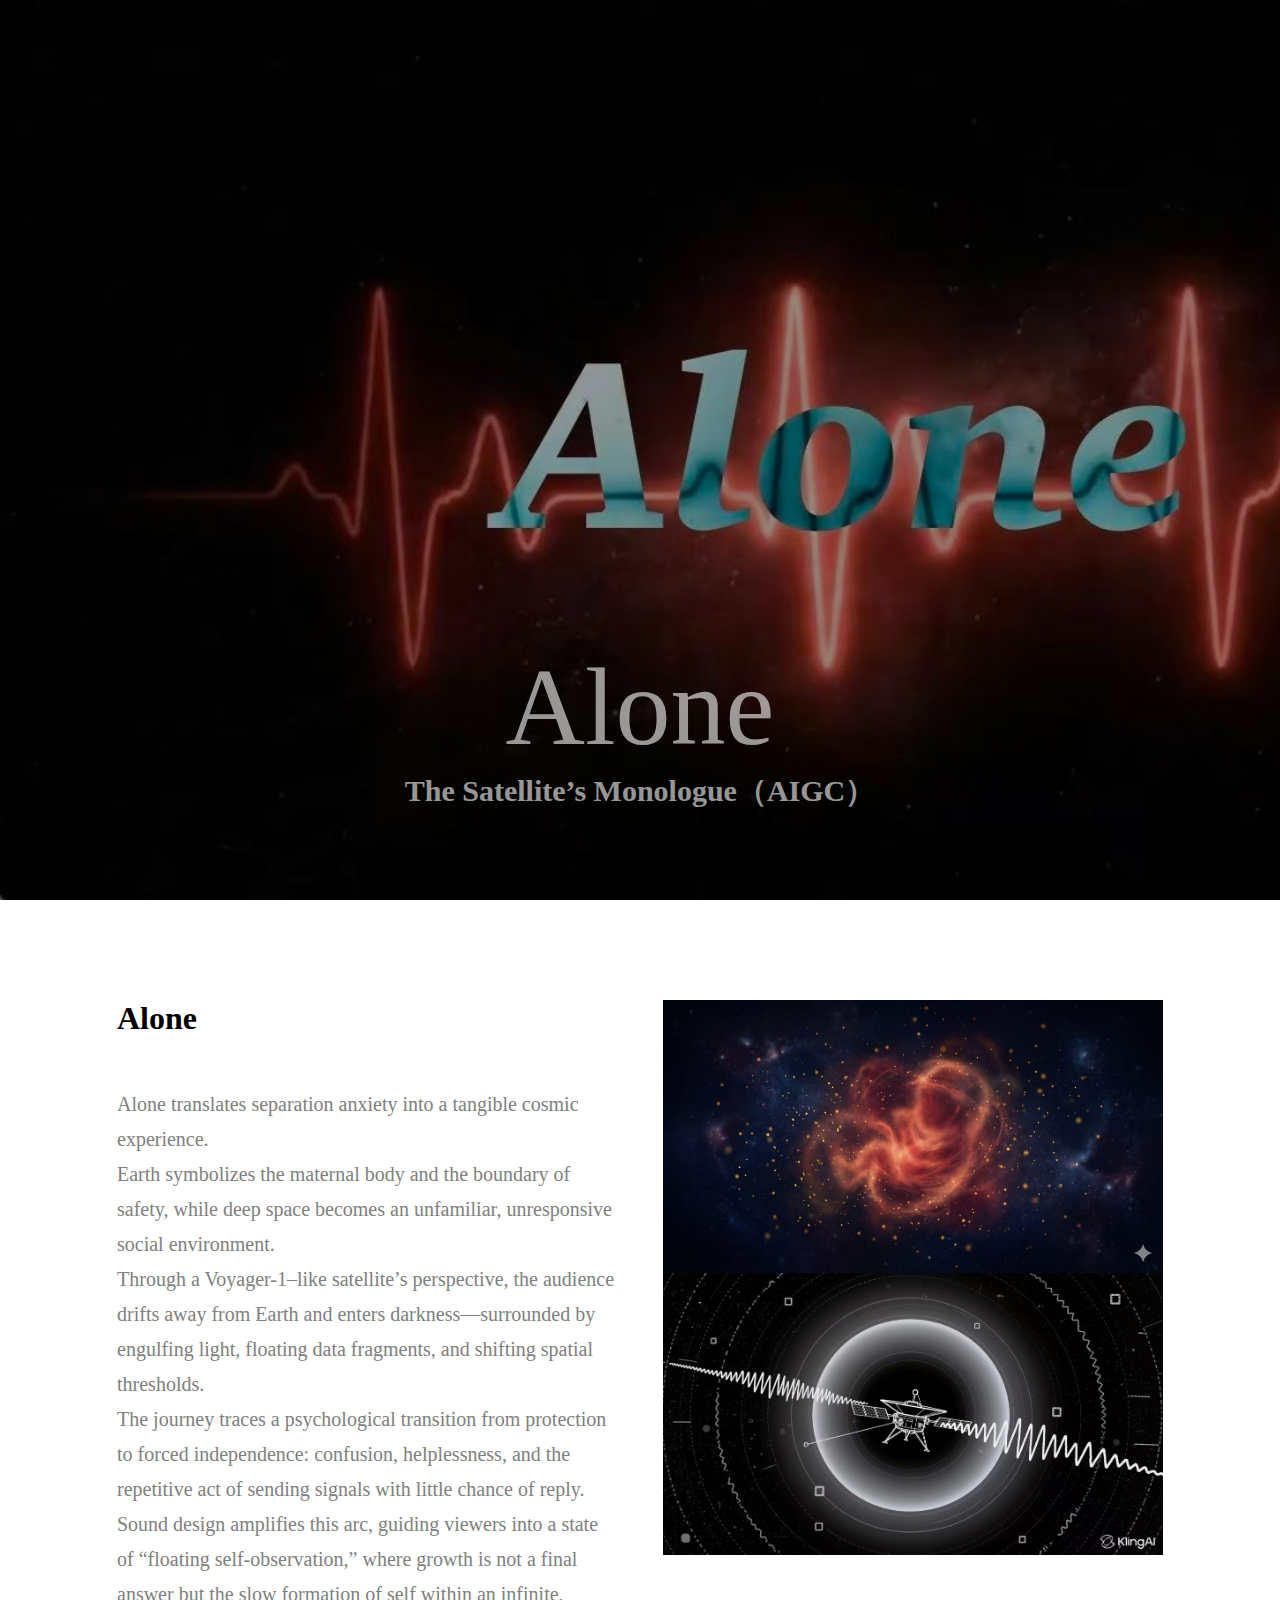
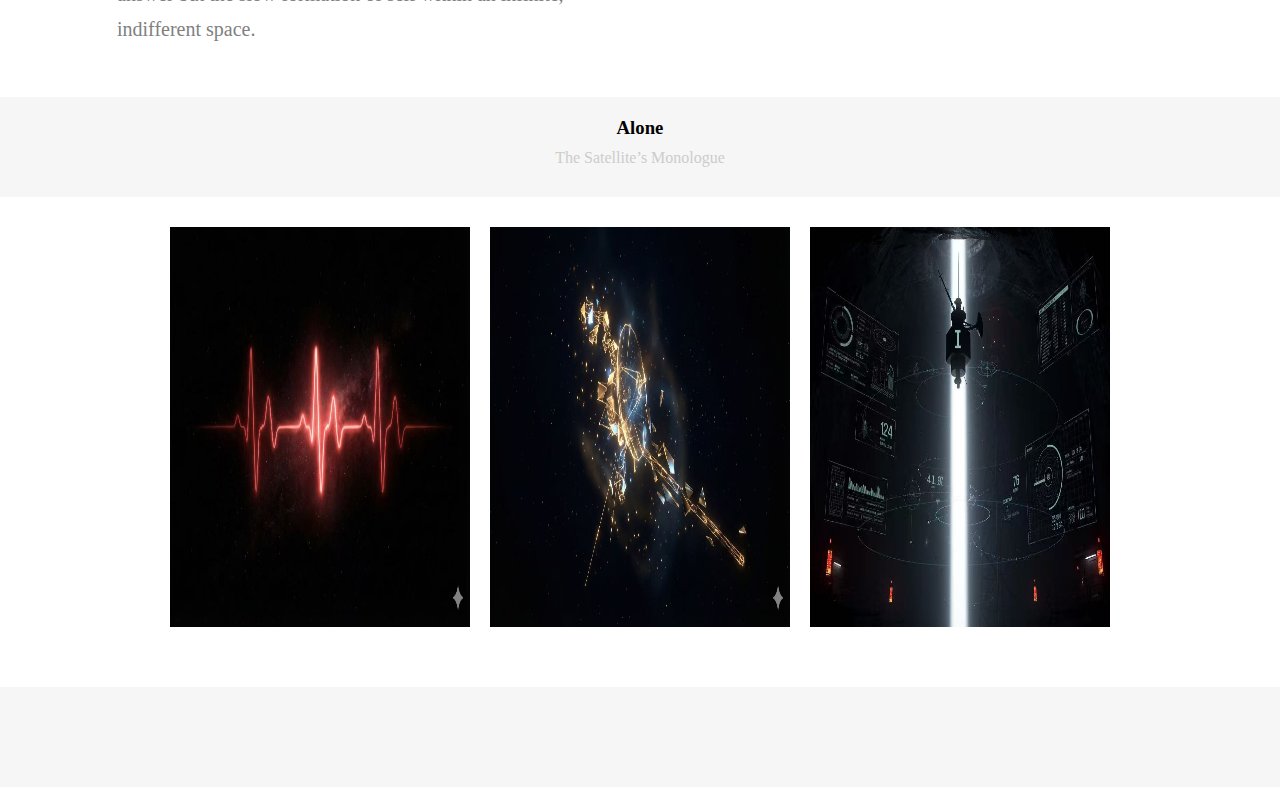
<file: webs/autumn.html>
<!DOCTYPE html>
<html>

<head>
	<meta charset="utf-8">
	<link rel="icon" href="images/logo2.jpg">
	<title>Alone</title>
	<script type="text/javascript" src="../js/jquery-2.1.4.min.js"></script>
	<script src="../js/autumn.js" type="text/javascript" charset="utf-8"></script>
	<link rel="stylesheet" type="text/css" href="../css/autumn.css" />
	<style>
		#banner {
			background: url(images/Alone\ 2.jpg) no-repeat;
			width: 100%;
			height: 100vh;
			position: relative;
			background-size: cover;
			background-color: black;
			/* -webkit-mask: -webkit-linear-gradient(rgba(0, 0, 0, 1), rgba(0, 0, 0, 1), rgba(0, 0, 0, 1), rgba(0, 0, 0, 0.5)); */
			/* -webkit-filter: blur(20px);  /* chrome, opera */
		}
	</style>
</head>

<body>

	<div id="banner">
		<div class="inner"></div>
		<div id="banner_title">
			<h1>Alone</h1>
			<h6>The Satellite’s Monologue（AIGC）</h6>
		</div>
	</div>

	<div id="nav">
		<div id="bar">
			<div onclick="homepage()" id="LOGO"><img src="images/shouye2.jpg" /></div>
			<div>
				<ul>
					<li><a href="spring.html">Heart</a></li>
					<li><a href="summer.html">Seasons</a></li>
					<li><a href="autumn.html">Alone</a></li>
					<li><a href="winter.html">UIUX</a></li>
				</ul>
			</div>
		</div>
	</div>

	<div id="header">
		<div id="headerResume">
			<h1>Alone</h1>
			<div>
				<p style="color: Gray">Alone translates separation anxiety into a tangible cosmic experience.</p>
				<p style="color: Gray"> Earth symbolizes the maternal body and the boundary of safety, while deep space becomes an unfamiliar, unresponsive social environment. </p>
				<p style="color: Gray"> Through a Voyager-1–like satellite’s perspective, the audience drifts away from Earth and enters darkness—surrounded by engulfing light, floating data fragments, and shifting spatial thresholds.</p>
				<p style="color: Gray">The journey traces a psychological transition from protection to forced independence: confusion, helplessness, and the repetitive act of sending signals with little chance of reply. </p>
				<p style="color: Gray">Sound design amplifies this arc, guiding viewers into a state of “floating self-observation,” where growth is not a final answer but the slow formation of self within an infinite, indifferent space.</p>
			</div>
		</div>
		<img src="images/Alone 3.jpg" />
		<img src="images/Alone 4.jpg" />
	</div>

	<div id="clear"></div>

	<div id="divides">
		<h3>Alone</h3>
		<p>The Satellite’s Monologue</p>
	</div>
	<div class="img_content">
		<ul id="img">
			<li><img src="images/Alone 5.jpg" /> </li>
			<li><img src="images/Alone 6.jpg" /> </li>
			<li><img src="images/Alone 7.jpg" /> </li>
			<li><img src="images/Alone 8.jpg" /> </li>
			<li><img src="images/Alone 9.jpg" /> </li>
			<li><img src="images/Alone 10.jpg" /> </li>
		</ul>
	</div>
	<script type="text/javascript">
		function scrollLeft() {
			var img = document.getElementById('img');
			/*先向左移动一个图片的宽度  移动后在末尾追加第一个元素 然后将第一个元素移除 */
			$('#img').animate({
				left: -320
			}, 1000, function () {
				$('#img').append($('#img li:first').clone());
				$('#img li:first').remove();
			});

			/*将left值置为0*/
			$('#img').animate({
				left: 0
			}, 0);
		}
		var timer = null;
		function a() {
			timer = setInterval(scrollLeft, 2500);
		}

		img.onmouseover = function () {
			clearInterval(timer);
		};
		img.onmouseout = a;
		a();

	</script>

	<div id="divides">
		<h3></h3>
	</div>

</body>

</html>
</file>
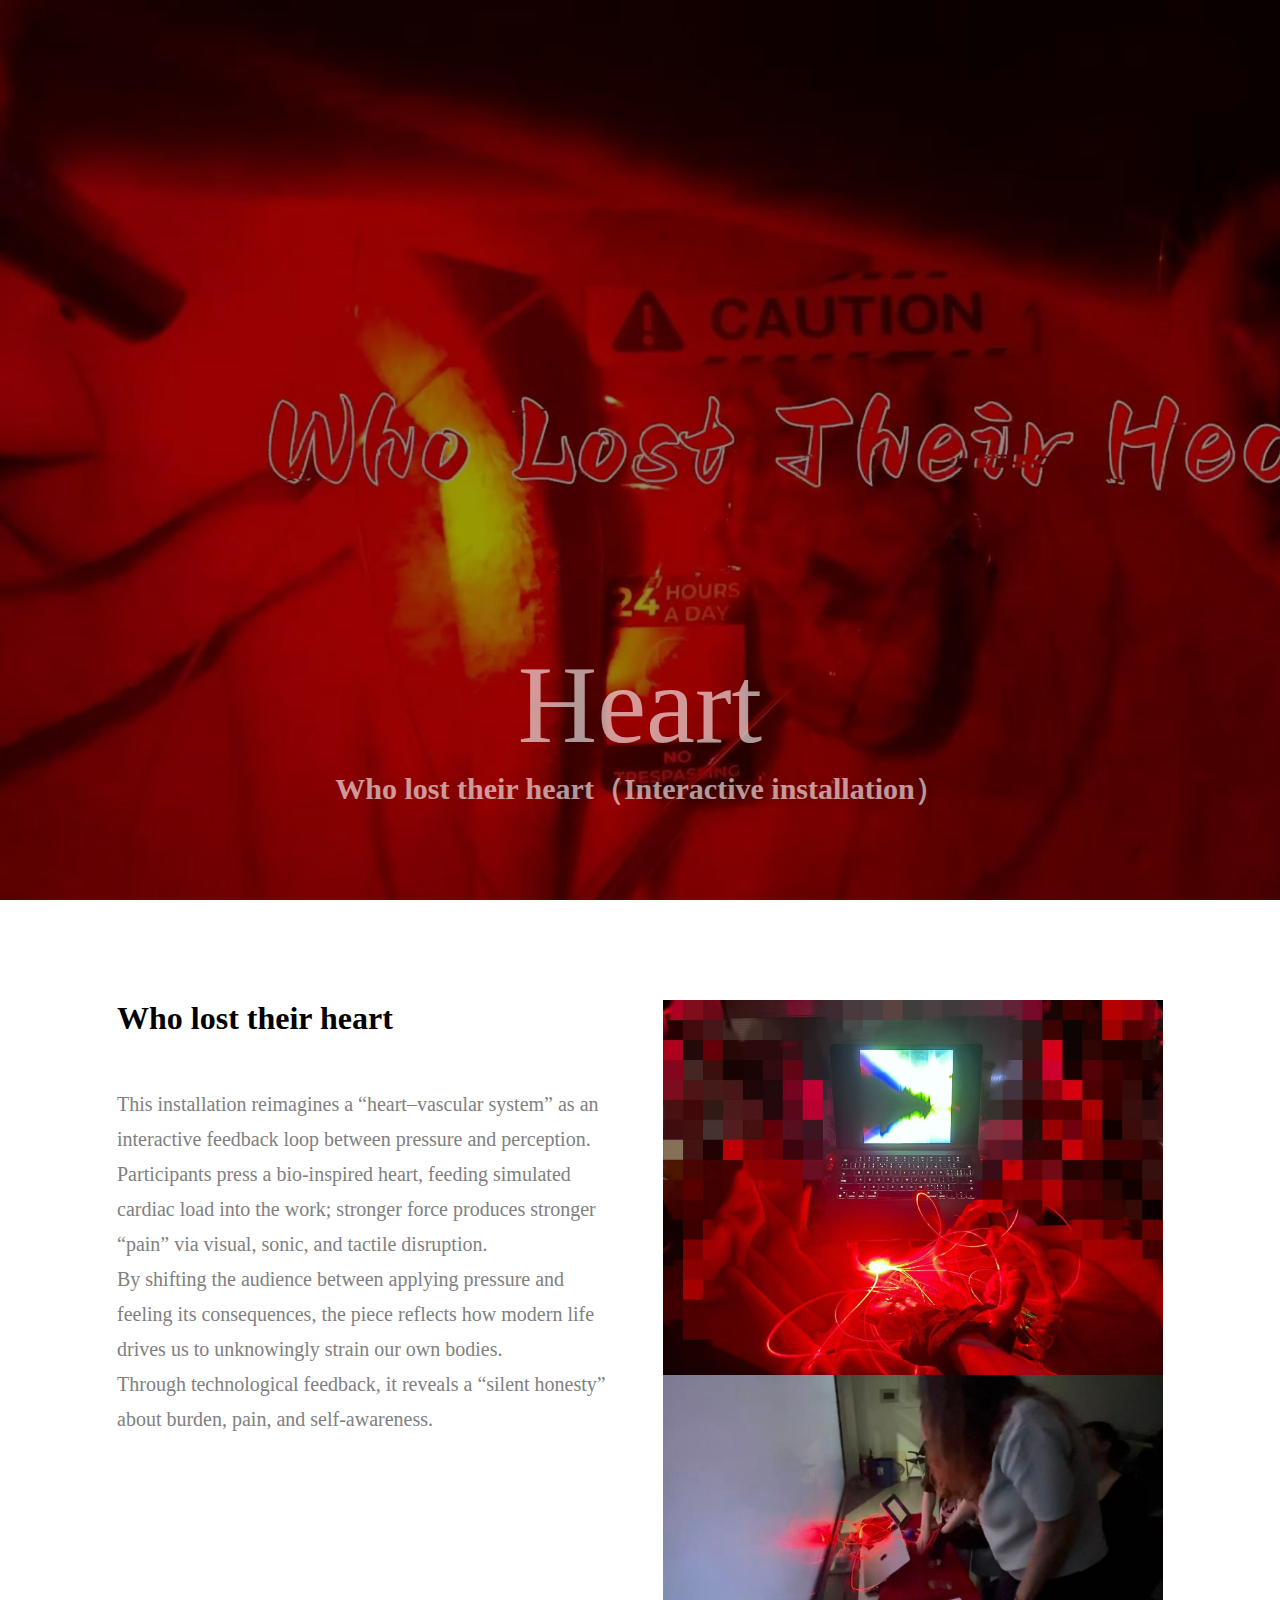
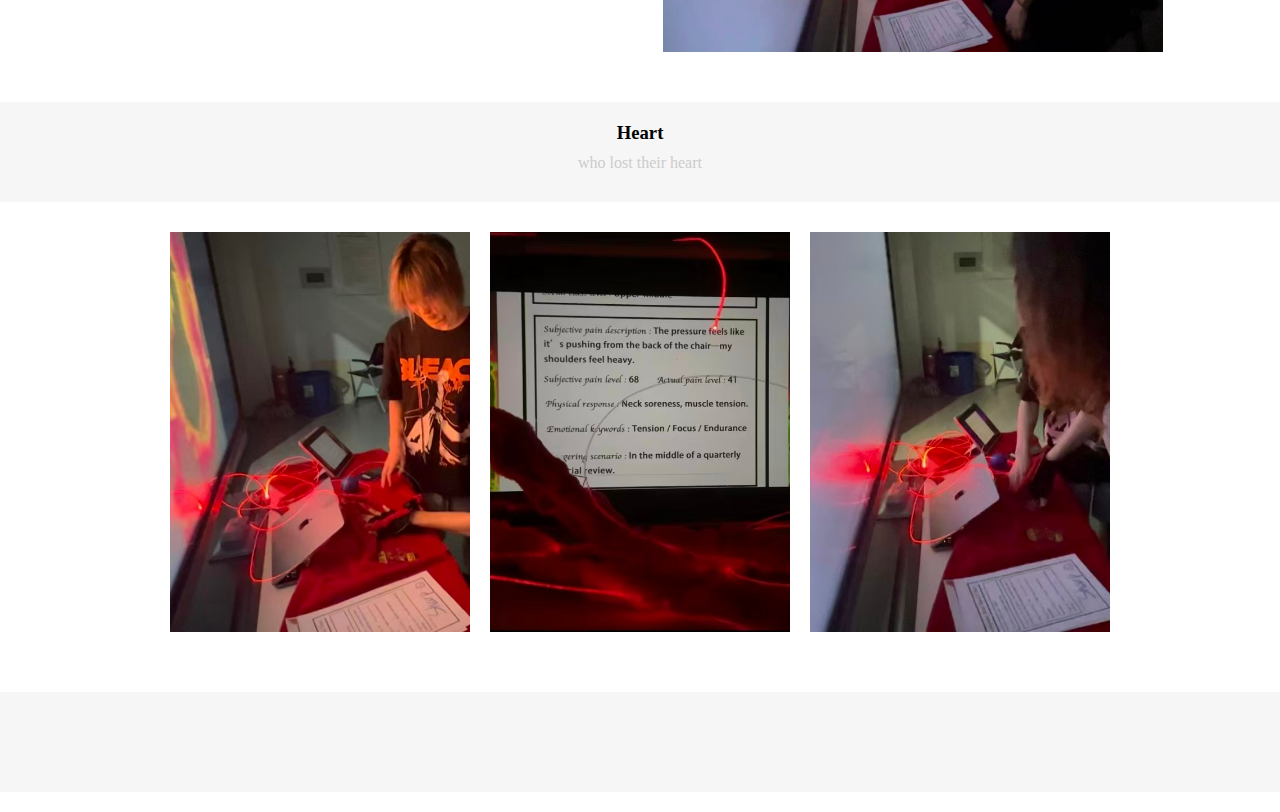
<file: webs/spring.html>
<!DOCTYPE html>
<html>
	<head>
		<meta charset="utf-8">
		<link rel="icon" href="images/logo2.jpg">
		<title>Heart</title>
		<script type="text/javascript" src="../js/jquery-2.1.4.min.js"></script>
		<script src="../js/spring.js" type="text/javascript" charset="utf-8"></script>
		<link rel="stylesheet" type="text/css" href="../css/spring.css"/>
		<style>
			#banner {
				background: url(images/Heart2.jpg) no-repeat;
				width: 100%;
				height: 100vh;
				position: relative;
				background-size: cover;
				background-color: black;
				/* -webkit-mask: -webkit-linear-gradient(rgba(0, 0, 0, 1), rgba(0, 0, 0, 1), rgba(0, 0, 0, 1), rgba(0, 0, 0, 0.5)); */
				/* -webkit-filter: blur(20px);  /* chrome, opera */
			}
		</style>
	</head>
	<body>

		<div id="banner">
			<div class="inner"></div>
			<div id="banner_title">
				<h1>Heart</h1>
				<h6>Who lost their heart（Interactive installation）</h6>
			</div>
		</div>

		<div id="nav">
			<div id="bar">
				<div onclick="homepage()" id="LOGO"><img src="images/shouye2.jpg" /></div>
				<div>
					<ul>
						<li><a href="spring.html">Heart</a></li>
						<li><a href="summer.html">Seasons</a></li>
						<li><a href="autumn.html">Alone</a></li>
						<li><a href="winter.html">UIUX</a></li>
					</ul>
				</div>
			</div>
		</div>

		<div id="header">
			<div id="headerResume">
				<h1>Who lost their heart</h1>
				<div>
					<p style="color: Gray">This installation reimagines a “heart–vascular system” as an interactive feedback loop between pressure and perception. </p>
					<p style="color: Gray">Participants press a bio-inspired heart, feeding simulated cardiac load into the work; stronger force produces stronger “pain” via visual, sonic, and tactile disruption. </p>
					<p style="color: Gray">By shifting the audience between applying pressure and feeling its consequences, the piece reflects how modern life drives us to unknowingly strain our own bodies. </p>
					<p style="color: Gray">Through technological feedback, it reveals a “silent honesty” about burden, pain, and self-awareness.</p>
				</div>
			</div>
			<img src="images/Heart 4.jpg" />
			<img src="images/Heart 3.jpg" />
		</div>

		<div id="clear"></div>

		<div id="divides">
			<h3>Heart</h3>
			<p>who lost their heart</p>
		</div>
		<div class="img_content">
			<ul id="img">
				<li><img src="images/Heart 8.jpg" /> </li>
				<li><img src="images/Heart 5.jpg" /> </li>
				<li><img src="images/Heart 7.jpg" /> </li>
				<li><img src="images/Heart 6.jpg" /> </li>
				<li><img src="images/Heart 9.jpg" /> </li>
				<li><img src="images/Heart 10.jpg" /> </li>
			</ul>
		</div>
		<script type="text/javascript"> 
		function scrollLeft() {
		var img = document.getElementById('img');
			/*先向左移动一个图片的宽度  移动后在末尾追加第一个元素 然后将第一个元素移除 */
			$('#img').animate({
				left: -320
			}, 1000, function() {
				$('#img').append($('#img li:first').clone());
				$('#img li:first').remove();
			});
		
			/*将left值置为0*/
			$('#img').animate({
				left: 0
			}, 0);
		}
		var timer = null;
		function a(){
			timer = setInterval(scrollLeft, 2500);
		}
		 
		 img.onmouseover = function() {
		  	clearInterval(timer);
		 };
		 img.onmouseout = a;
		 a();
		 
		</script>

		<div id="divides">
			<h3></h3>
		</div>
	</body>
</html>
</file>
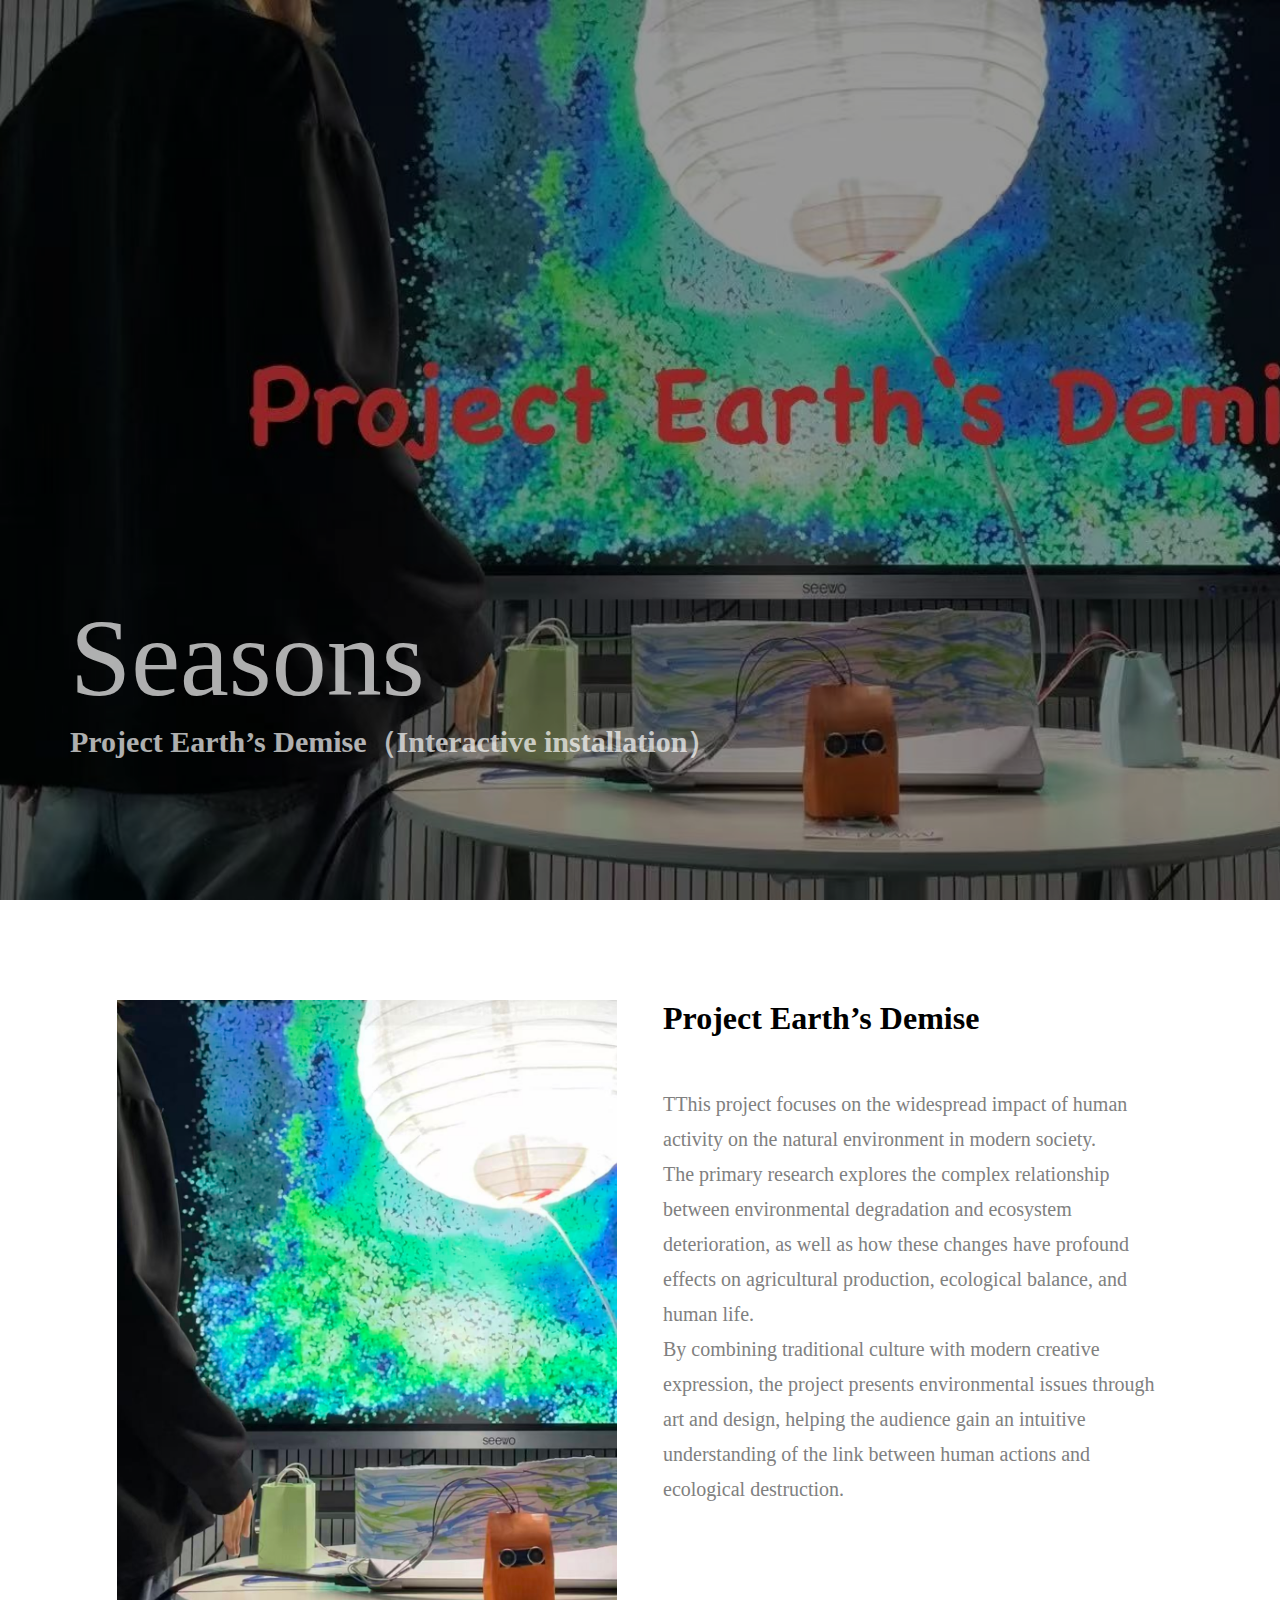
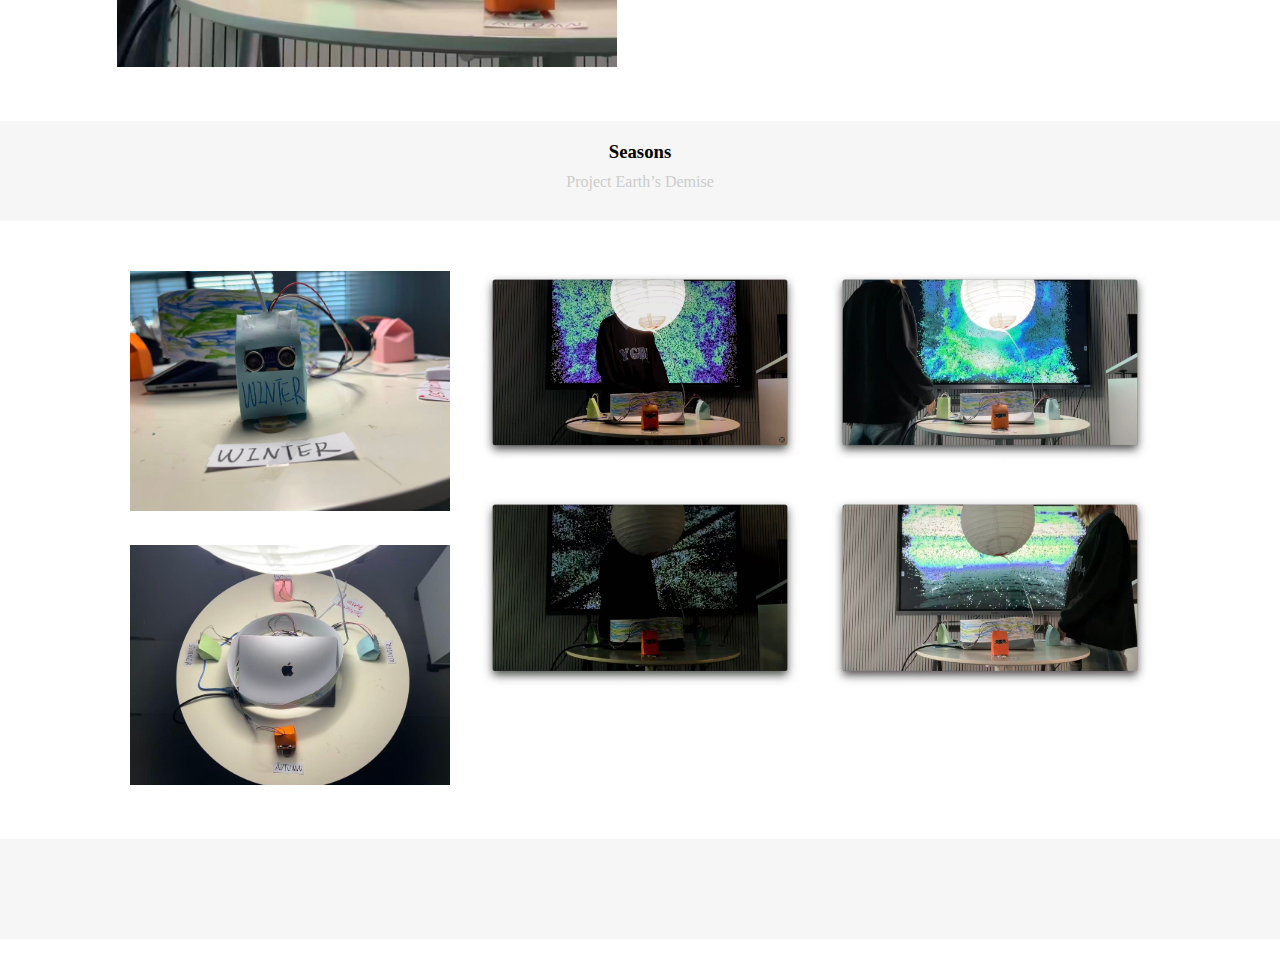
<file: webs/summer.html>
<!DOCTYPE html>
<html>

<head>
	<meta charset="utf-8">
	<link rel="icon" href="images/logo2.jpg">
	<title>Seasons</title>
	<script type="text/javascript" src="../js/jquery-2.1.4.min.js"></script>
	<link rel="stylesheet" type="text/css" href="../css/summer.css" />
	<script src="../js/summer.js" type="text/javascript" charset="utf-8"></script>
	<style>
		#banner {
			background: url(images/Seasons2.jpg) no-repeat;
			width: 100%;
			height: 100vh;
			position: relative;
			background-size: cover;
			background-color: black;
		}
	</style>
</head>

<body>

	<div id="banner">
		<div class="inner"></div>
		<div id="banner_title">
			<h1>Seasons</h1>
			<h6>Project Earth’s Demise（Interactive installation）</h6>
		</div>
	</div>

	<div id="nav">
		<div id="bar">
			<div onclick="homepage()" id="LOGO"><img src="images/shouye2.jpg" /></div>
			<div>
				<ul>
					<li><a href="spring.html">Heart</a></li>
					<li><a href="summer.html">Seasons</a></li>
					<li><a href="autumn.html">Alone</a></li>
					<li><a href="winter.html">UIUX</a></li>
				</ul>
			</div>
		</div>
	</div>

	<div id="header">
		<img src="images/Seasons 4.jpg" />
		<div id="headerResume">
			<h1>Project Earth’s Demise</h1>
			<div>
				<p style="color: Gray">TThis project focuses on the widespread impact of human activity on the natural environment in modern society.</p>
				<p style="color: Gray">The primary research explores the complex relationship between environmental degradation and ecosystem deterioration, as well as how these changes have profound effects on agricultural production, ecological balance, and human life. </p>
				<p style="color: Gray">By combining traditional culture with modern creative expression, the project presents environmental issues through art and design, helping the audience gain an intuitive understanding of the link between human actions and ecological destruction.</p>
			</div>
		</div>
	</div>

	<div id="clear"></div>

	<div id="divides">
		<h3>Seasons</h3>
		<p>Project Earth’s Demise</p>
	</div>

	<div id="photo">
		<div id="photoLeft">
			<img src="images/Seasons 5.jpg" />
			<img src="images/Seasons 6.jpg" />
		</div>
		<div id="photoMid">
			<img src="images/Seasons 7.jpg" />
			<img src="images/Seasons 8.jpg" />
		</div>
		<div id="photoRight">
			<img src="images/Seasons 9.jpg" />
			<img src="images/Seasons 10.jpg" />
		</div>
	</div>

	<div id="clear"></div>


	<div id="divides">
		<h3></h3>
	</div>

</body>

</html>
</file>
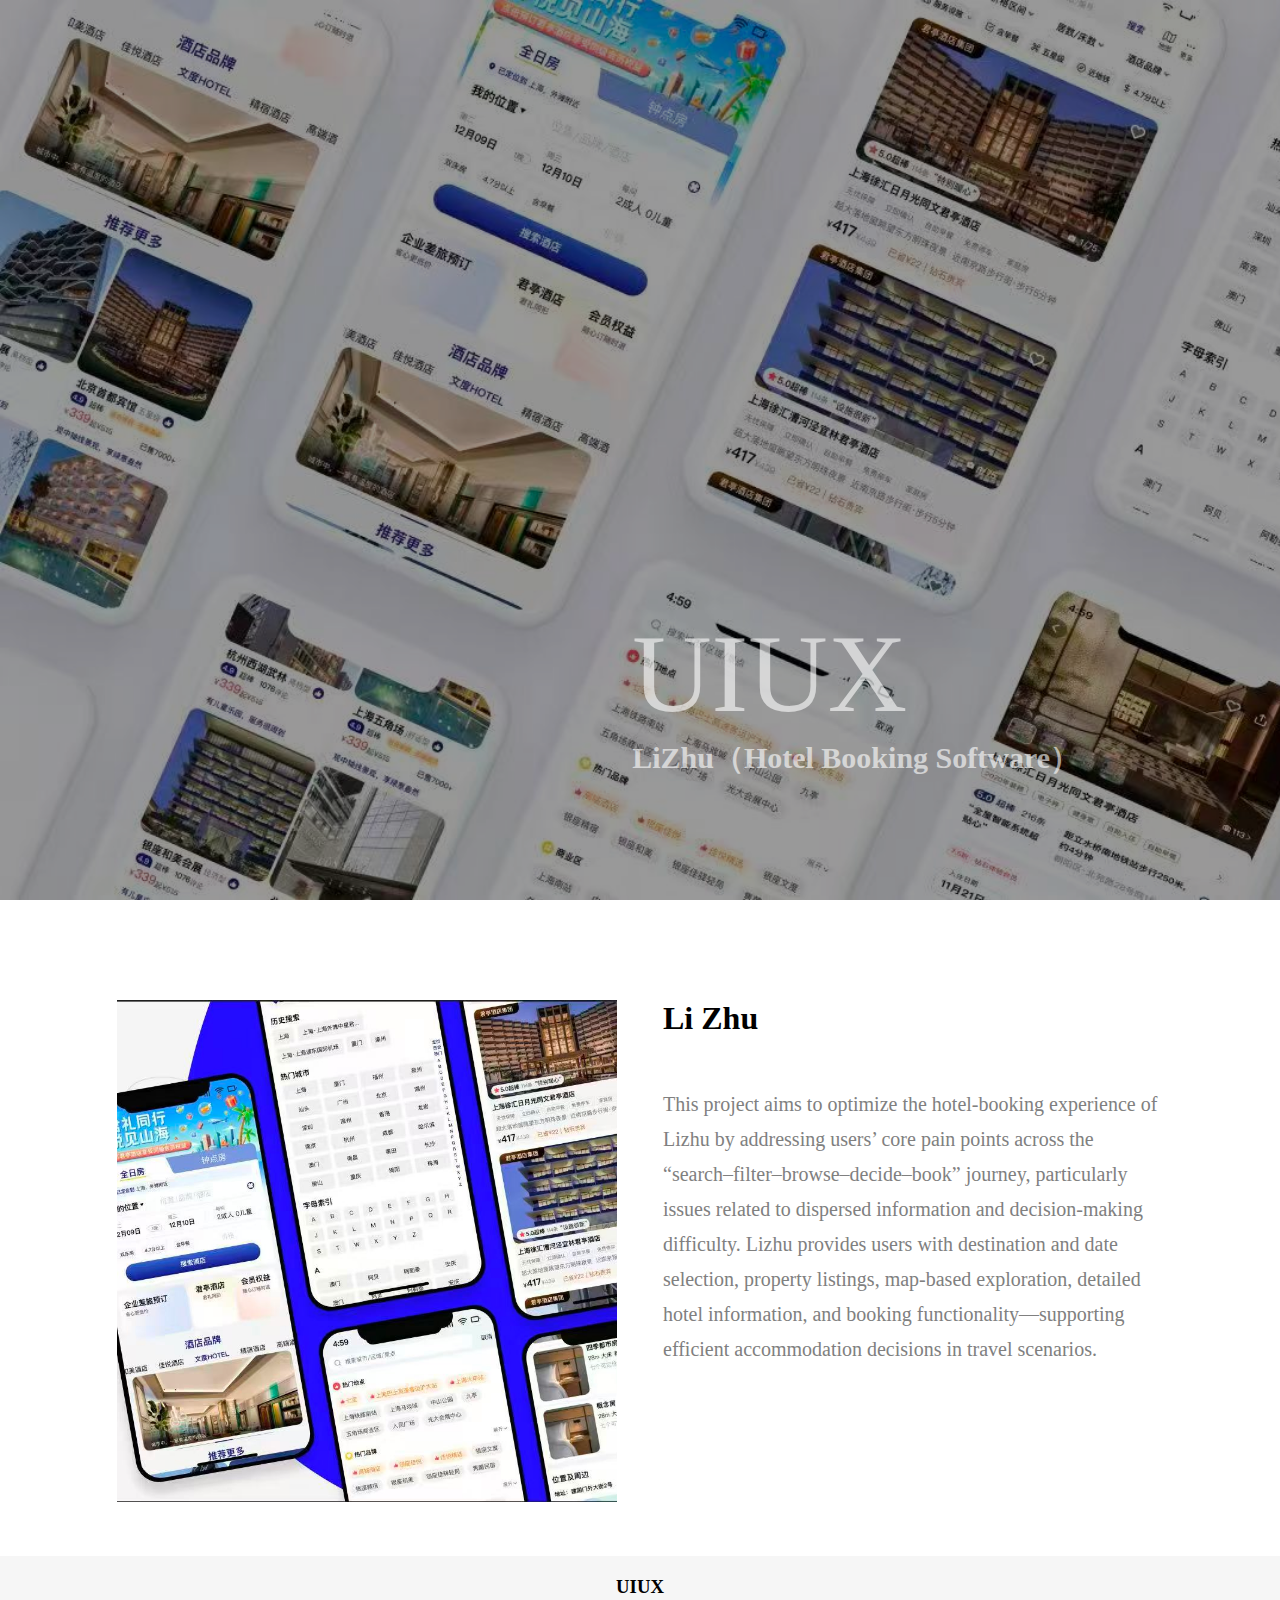
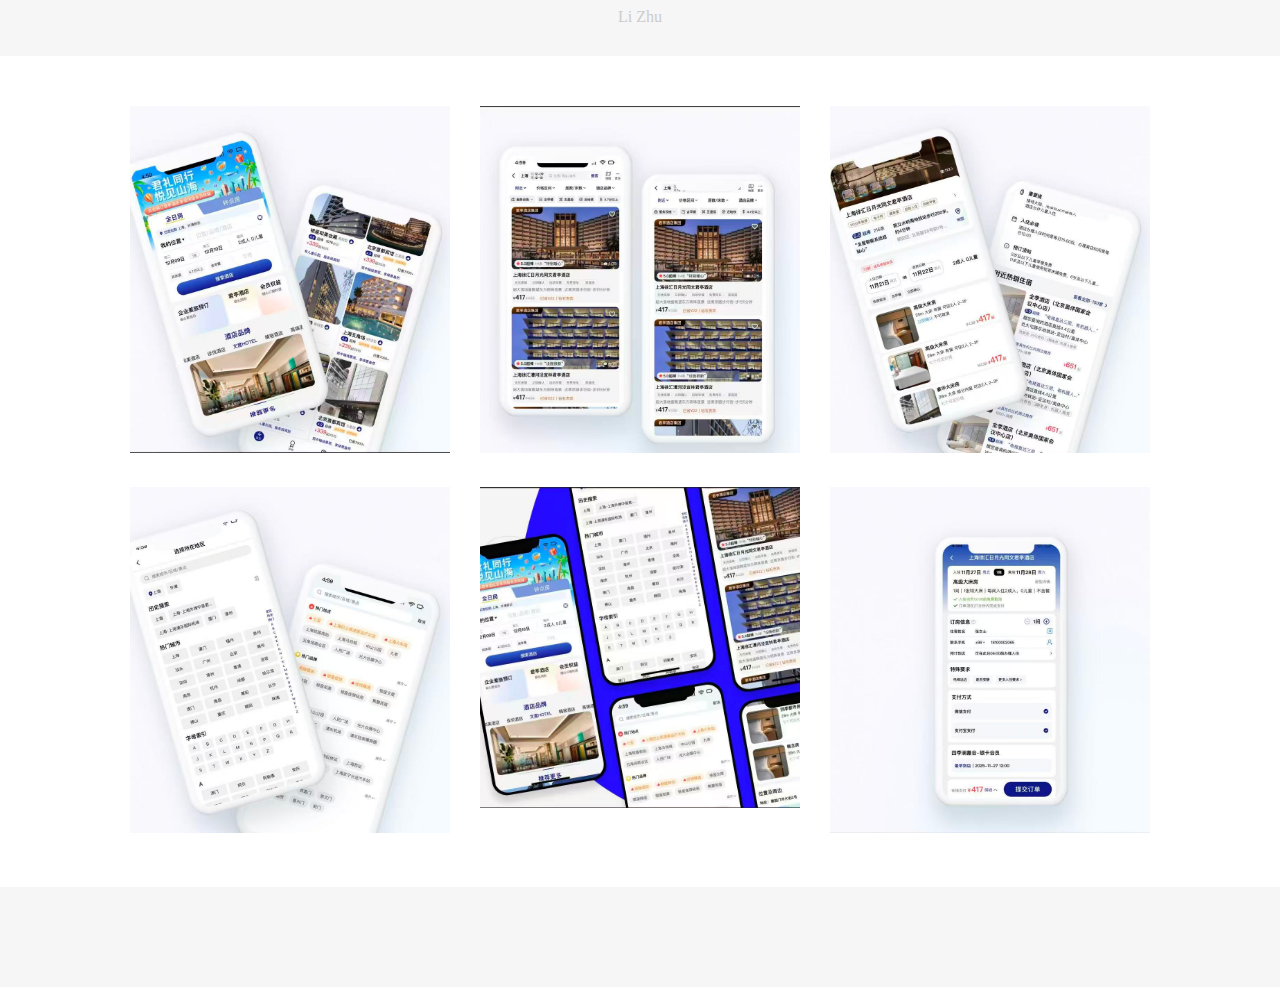
<file: webs/winter.html>
<!DOCTYPE html>
<html>
	<head>
		<meta charset="utf-8">
		<link rel="icon" href="images/logo2.jpg">
		<title>UIUX</title>
		<script type="text/javascript" src="../js/jquery-2.1.4.min.js"></script>
		<script src="../js/winter.js" type="text/javascript" charset="utf-8"></script>
		<link rel="stylesheet" type="text/css" href="../css/winter.css"/>
		<style>
			#banner {
				background: url(images/UIUX\ 2.jpg) no-repeat;
				width: 100%;
				height: 100vh;
				position: relative;
				background-size: cover;
				background-color: black;
				/* -webkit-filter: blur(20px);  /* chrome, opera */
			}
		</style>
	</head>
	<body>

		<div id="banner">
			<div class="inner"></div>
			<div id="banner_title">
				<h1>UIUX</h1>
				<h6>LiZhu（Hotel Booking Software）</h6>
			</div>
		</div>

		<div id="nav">
			<div id="bar">
				<div onclick="homepage()" id="LOGO"><img src="images/shouye2.jpg" /></div>
				<div>
					<ul>
						<li><a href="spring.html">Heart</a></li>
						<li><a href="summer.html">Seasons</a></li>
						<li><a href="autumn.html">Alone</a></li>
						<li><a href="winter.html">UIUX</a></li>
					</ul>
				</div>
			</div>
		</div>

		<div id="header">
			<img src="images/UIUX 3.jpg" />
			<div id="headerResume">
				<h1>Li Zhu</h1>
				<div>
					<p style="color: Gray">This project aims to optimize the hotel-booking experience of Lizhu by addressing users’ core pain points across the “search–filter–browse–decide–book” journey, particularly issues related to dispersed information and decision-making difficulty. Lizhu provides users with destination and date selection, property listings, map-based exploration, detailed hotel information, and booking functionality—supporting efficient accommodation decisions in travel scenarios.
					</p>
					
				</div>
			</div>
		</div>

		<div id="clear"></div>

		<div id="divides">
			<h3>UIUX</h3>
			<p>Li Zhu</p>
		</div>

		<div id="photo">
			<div id="photoLeft">
				<img src="images/UIUX 4.jpg" />
				<img src="images/UIUX 5.jpg" />
			</div>
			<div id="photoMid">
				<img src="images/UIUX 6.jpg" />
				<img src="images/UIUX 3.jpg" />
			</div>
			<div id="photoRight">
				<img src="images/UIUX 7.jpg" />
				<img src="images/UIUX 8.jpg" />
			</div>
		</div>

		<div id="clear"></div>


		<div id="divides">
			<h3></h3>
		</div>

			</div>
		
	</body>
</html>
</file>
<file: css/autumn.css>
* {
	padding: 0;
	margin: 0;
	-moz-user-select: none;
	-webkit-user-select: none;
	user-select: none;
}

body::-webkit-scrollbar {
	display: none;
}

#banner {
	background: url(images/lisa02.jpg) no-repeat;
	width: 100%;
	height: 100vh;
	position: relative;
	background-size: cover;
	background-color: black;
	/* -webkit-mask: -webkit-linear-gradient(rgba(0, 0, 0, 1), rgba(0, 0, 0, 1), rgba(0, 0, 0, 1), rgba(0, 0, 0, 0.5)); */
	/* -webkit-filter: blur(20px);  /* chrome, opera */
}

.inner {
	height: 100vh;
	background: rgba(0, 0, 0, 0.4);
}

#banner_title {
	position: absolute;
	right: 0;
	bottom: 0;
	left: 0;
	color: white;
	opacity: 0;
	/* display: flex;
				justify-content: center; */
}

#banner_title h1 {
	font-size: 110px;
	font-weight: 400;
	text-align: center;
	/* font-family: "SimHei"; */
}

#banner_title h6 {
	font-size: 30px;
	text-align: center;
}

#nav {
	width: 100%;
	background-color: white;
	box-shadow: #CCCCCC 0px 5px 5px 0px;
	position: fixed;
	top: 0;
	display: none;
	z-index: 9999;
}

#bar {
	width: 55%;
	background-color: white;
	height: 80px;
	margin: 0 auto;
	min-width: 1046px;
}

#bar div ul li {
	display: inline;
	margin-right: 15px;
}

#bar div ul li a:link {
	text-decoration: none;
	color: black;
}

#bar div ul li a:visited {
	color: black;
}

#bar div ul li a:hover {
	color: pink;
	cursor: pointer;
	border-bottom: 2px solid pink;
}

#bar div ul {
	float: right;
	line-height: 80px;
}

#LOGO {
	float: left;
}

#LOGO:hover {
	cursor: pointer;
}

#LOGO img {
	width: 200px;
	margin-top: 20px;
}

#header {
	width: 55%;
	margin: 0 auto;
	min-width: 1046px;
	margin-top: 100px;
}

#header img {
	width: 500px;
	float: right;
}

#headerResume {
	width: 500px;
	float: left;
}

#headerResume div p {
	color: #CCCCCC;
	font-size: 20px;
	line-height: 35px;
}

#headerResume div {
	margin-top: 50px;
}

#clear {
	clear: both;
}

#divides {
	height: 100px;
	width: 100%;
	background-color: #f6f6f6;
	text-align: center;
	margin-top: 50px;
	margin-bottom: 20px;
}

#divides h3 {
	padding-top: 20px;
	padding-bottom: 10px;
}

#divides p {
	color: #CCCCCC;
}

#photo {
	width: 55%;
	margin: 0 auto;
	min-width: 1046px;

	/* background: pink; */
}


#photo_box {
	width: 320px;
}

#photo img {
	width: 320px;
	cursor: pointer;
	transition: all 0.7s;
}

#photo img:hover {
	-transform: scale(1.05);
	z-index: 50;
}

#photo div {
	width: 320px;
}


#photoMid {
	margin: 0 30px;
}

#awards {
	margin: 0 auto;
	text-align: center;
	margin-bottom: 50px;
	margin-top: 30px;
}

#awards p {
	line-height: 30px;
}

#bottom {
	margin: 0 auto;
	height: 500px;
	width: 100%;
	text-align: center;
	line-height: 50px;
	background-color: black;
}

#album {
	margin: 0 auto;
	/* text-align: center; */
	width: 1400px;
	min-width: 1400px;
	color: white;
	display: flex;
	justify-content: space-around;
}

#album img {
	margin-top: 80px;
	width: 200px;
}

.Album_box img {
	cursor: pointer;
	transition: all 0.7s;
}

.Album_box img:hover {
	-transform: scale(1.05);
	z-index: 50;
}

#album div {
	/* float: left; */
	width: 200px;
}

#album1 {
	margin-left: 100px;
}

#YGlogo {
	margin-top: 50px;
}

.pop {
	color: black;
	width: 884px;
	background-color: white;
	height: 439px;
	margin: 0 auto;
	text-align: left;
	position: fixed;
	top: 30vh;
	left: 0;
	right: 0;
	z-index: 999;
	display: none;
}

#pop_bg {
	position: fixed;
	top: 0;
	height: 100%;
	width: 100%;
	background: black;
	opacity: 0.8;
	z-index: 998;
	display: none;
}

#popImg {
	float: left;
	width: 442px;
}

#popText {
	width: 400px;
	float: left;
	padding: 20px;
}

#popText ul {
	list-style-type: decimal;
	margin: 30px;
	color: #CCCCCC;
}

#popText ul li {
	border-bottom: red 5px;
	line-height: 30px;
}

#popText p {
	text-indent: 2em;
	font-size: 16px;
	line-height: 20px;
	margin-top: 50px;
}

#exit {
	width: 50px;
	position: absolute;
	cursor: pointer;
}

.img_content {
	width: 960px;
	padding: 0;
	height: 420px;
	position: relative;
	left: 0;
	right: 0;
	margin: 0 auto;
	overflow: hidden;
}

.img_content ul {
	list-style: none;
	margin: 0;
	padding: 0;
	position: absolute;
	width: 2000px;
}

.img_content ul li {
	float: left;
	margin: 0;
	padding: 0;
}

.img_content ul li img {
	width: 300px;
	height: 400px;
	margin: 10px;
	cursor: pointer;
	transition: all 0.7s;

}

.img_content ul li img:hover {
	-transform: scale(1.05);
	z-index: 50;
}
</file>
<file: css/spring.css>
* {
	padding: 0;
	margin: 0;
	-moz-user-select: none;
	-webkit-user-select: none;
	user-select: none;
}

body::-webkit-scrollbar {
	display: none;
}

#banner {
	background: url(images/rose02.jpg) no-repeat;
	width: 100%;
	height: 100vh;
	position: relative;
	background-size: cover;
	background-color: black;
	/* -webkit-mask: -webkit-linear-gradient(rgba(0, 0, 0, 1), rgba(0, 0, 0, 1), rgba(0, 0, 0, 1), rgba(0, 0, 0, 0.5)); */
	/* -webkit-filter: blur(20px);  /* chrome, opera */
}

.inner {
	height: 100vh;
	background: rgba(0, 0, 0, 0.4);
}

#banner_title {
	position: absolute;
	right: 0;
	bottom: 0;
	left: 0;
	color: white;
	opacity: 0;
	/* display: flex;
				justify-content: center; */
}

#banner_title h1 {
	font-size: 110px;
	font-weight: 400;
	text-align: center;
	/* font-family: "SimHei"; */
}

#banner_title h6 {
	font-size: 30px;
	text-align: center;
}

#nav {
	width: 100%;
	background-color: white;
	box-shadow: #CCCCCC 0px 5px 5px 0px;
	position: fixed;
	top: 0;
	display: none;
	z-index: 9999;
}

#bar {
	width: 55%;
	background-color: white;
	height: 80px;
	margin: 0 auto;
	min-width: 1046px;
}

#bar div ul li {
	display: inline;
	margin-right: 15px;
}

#bar div ul li a:link {
	text-decoration: none;
	color: black;
}

#bar div ul li a:visited {
	color: black;
}

#bar div ul li a:hover {
	color: pink;
	cursor: pointer;
	border-bottom: 2px solid pink;
}

#bar div ul {
	float: right;
	line-height: 80px;
}

#LOGO {
	float: left;
}

#LOGO:hover {
	cursor: pointer;
}

#LOGO img {
	width: 200px;
	margin-top: 20px;
}

#header {
	width: 55%;
	margin: 0 auto;
	min-width: 1046px;
	margin-top: 100px;
}

#header img {
	width: 500px;
	float: right;
}

#headerResume {
	width: 500px;
	float: left;
}

#headerResume div p {
	color: #CCCCCC;
	font-size: 20px;
	line-height: 35px;
}

#headerResume div {
	margin-top: 50px;
}

#clear {
	clear: both;
}

#divides {
	height: 100px;
	width: 100%;
	background-color: #f6f6f6;
	text-align: center;
	margin-top: 50px;
	margin-bottom: 20px;
}

#divides h3 {
	padding-top: 20px;
	padding-bottom: 10px;
}

#divides p {
	color: #CCCCCC;
}

#photo {
	width: 55%;
	margin: 0 auto;
	min-width: 1046px;

	/* background: pink; */
}


#photo_box {
	width: 320px;
}

#photo img {
	width: 320px;
	cursor: pointer;
	transition: all 0.7s;
}

#photo img:hover {
	-transform: scale(1.05);
	z-index: 50;
}

#photo div {
	width: 320px;
}


#photoMid {
	margin: 0 30px;
}

#awards {
	margin: 0 auto;
	text-align: center;
	margin-bottom: 50px;
	margin-top: 30px;
}

#awards p {
	line-height: 30px;
}

#bottom {
	margin: 0 auto;
	height: 500px;
	width: 100%;
	text-align: center;
	line-height: 50px;
	background-color: black;
}

#album {
	margin: 0 auto;
	/* text-align: center; */
	width: 1400px;
	min-width: 1400px;
	color: white;
	display: flex;
	justify-content: space-around;
}

#album img {
	margin-top: 80px;
	width: 200px;
}

.Album_box img {
	cursor: pointer;
	transition: all 0.7s;
}

.Album_box img:hover {
	-transform: scale(1.05);
	z-index: 50;
}

#album div {
	/* float: left; */
	width: 200px;
}

#album1 {
	margin-left: 100px;
}

#YGlogo {
	margin-top: 50px;
}

.pop {
	color: black;
	width: 884px;
	background-color: white;
	height: 439px;
	margin: 0 auto;
	text-align: left;
	position: fixed;
	top: 30vh;
	left: 0;
	right: 0;
	z-index: 999;
	display: none;
}

#pop_bg {
	position: fixed;
	top: 0;
	height: 100%;
	width: 100%;
	background: black;
	opacity: 0.8;
	z-index: 998;
	display: none;
}

#popImg {
	float: left;
	width: 442px;
}

#popText {
	width: 400px;
	float: left;
	padding: 20px;
}

#popText ul {
	list-style-type: decimal;
	margin: 30px;
	color: #CCCCCC;
}

#popText ul li {
	border-bottom: red 5px;
	line-height: 30px;
}

#popText p {
	text-indent: 2em;
	font-size: 16px;
	line-height: 20px;
	margin-top: 50px;
}

#exit {
	width: 50px;
	position: absolute;
	cursor: pointer;
}

.img_content {
	width: 960px;
	padding: 0;
	height: 420px;
	position: relative;
	left: 0;
	right: 0;
	margin: 0 auto;
	overflow: hidden;
}

.img_content ul {
	list-style: none;
	margin: 0;
	padding: 0;
	position: absolute;
	width: 2000px;
}

.img_content ul li {
	float: left;
	margin: 0;
	padding: 0;
}

.img_content ul li img {
	width: 300px;
	height: 400px;
	margin: 10px;
	cursor: pointer;
	transition: all 0.7s;

}

.img_content ul li img:hover {
	-transform: scale(1.05);
	z-index: 50;
}
</file>
<file: css/summer.css>
* {
	padding: 0;
	margin: 0;
	-moz-user-select: none;
	-webkit-user-select: none;
	user-select: none;
}

body::-webkit-scrollbar {
	display: none;
}

#banner {
	background: url(images/jennie02.png) no-repeat;
	width: 100%;
	height: 100vh;
	position: relative;
	background-size: cover;
	background-color: black;
	/* -webkit-filter: blur(20px);  /* chrome, opera */
}

.inner {
	height: 100vh;
	background: rgba(0, 0, 0, 0.4);
}

#banner_title {
	position: absolute;
	bottom: 0;
	left: 70px;
	color: white;
	opacity: 0;
	/* display: flex;
				justify-content: center; */
}

#banner_title h1 {
	font-size: 110px;
	font-weight: 400;
	/* font-family: "SimHei"; */
}

#banner_title h6 {
	font-size: 30px;
	text-align: center;
}

#nav {
	width: 100%;
	background-color: white;
	box-shadow: #CCCCCC 0px 5px 5px 0px;
	position: fixed;
	top: 0;
	display: none;
	z-index: 9999;
}

#bar {
	width: 55%;
	background-color: white;
	height: 80px;
	margin: 0 auto;
	min-width: 1046px;
}

#bar div ul li {
	display: inline;
	margin-right: 15px;
}

#bar div ul li a:link {
	text-decoration: none;
	color: black;
}

#bar div ul li a:visited {
	color: black;
}

#bar div ul li a:hover {
	color: pink;
	cursor: pointer;
	border-bottom: 2px solid pink;
}

#bar div ul {
	float: right;
	line-height: 80px;
}

#LOGO {
	float: left;
}

#LOGO:hover {
	cursor: pointer;
}

#LOGO img {
	width: 200px;
	margin-top: 20px;
}

#header {
	width: 55%;
	margin: 0 auto;
	min-width: 1046px;
	margin-top: 100px;
}

#header img {
	width: 500px;
}

#headerResume {
	width: 500px;
	float: right;
}

#headerResume div p {
	color: #CCCCCC;
	font-size: 20px;
	line-height: 35px;
}

#headerResume div {
	margin-top: 50px;
}

#clear {
	clear: both;
}

#divides {
	height: 100px;
	width: 100%;
	background-color: #f6f6f6;
	text-align: center;
	margin-top: 50px;
	margin-bottom: 20px;
}

#divides h3 {
	padding-top: 20px;
	padding-bottom: 10px;
}

#divides p {
	color: #CCCCCC;
}

#photo {
	width: 55%;
	margin: 0 auto;
	min-width: 1046px;
	display: flex;
	justify-content: center;
}

#photo img {
	width: 320px;
	margin-top: 30px;
	cursor: pointer;
	transition: all 0.7s;
}

#photo img:hover {
	-transform: scale(1.05);
	z-index: 50;
}

#photo div {
	width: 320px;
}

#photoLeft,
#photoMid,
#photoRight {
	float: left;
}

#photoMid {
	margin: 0 30px;
}

#awards {
	margin: 0 auto;
	text-align: center;
	margin-bottom: 50px;
	margin-top: 30px;
}

#awards p {
	line-height: 30px;
}

#bottom {
	margin: 0 auto;
	height: 500px;
	width: 100%;
	text-align: center;
	line-height: 50px;
	background-color: black;
}

#album {
	margin: 0 auto;
	/* text-align: center; */
	width: 1400px;
	min-width: 1400px;
	color: white;
	display: flex;
	justify-content: space-around;
}

#album img {
	margin-top: 80px;
	width: 200px;
}

.Album_box img {
	cursor: pointer;
	transition: all 0.7s;
}

.Album_box img:hover {

	-transform: scale(1.05);
	z-index: 50;
}

#album div {
	/* float: left; */
	width: 200px;
}

#album1 {
	margin-left: 100px;
}

#YGlogo {
	margin-top: 50px;
}



.pop {
	color: black;
	width: 884px;
	background-color: white;
	height: 439px;
	margin: 0 auto;
	text-align: left;
	position: fixed;
	top: 30vh;
	left: 0;
	right: 0;
	z-index: 999;
	display: none;
}

#pop_bg {
	position: fixed;
	top: 0;
	height: 100%;
	width: 100%;
	background: black;
	opacity: 0.8;
	z-index: 998;
	display: none;
}

#popImg {
	float: left;
	width: 442px;
}

#popText {
	width: 400px;
	float: left;
	padding: 20px;
}

#popText ul {
	list-style-type: decimal;
	margin: 30px;
	color: #CCCCCC;
}

#popText ul li {
	border-bottom: red 5px;
	line-height: 30px;
}

#popText p {
	text-indent: 2em;
	font-size: 16px;
	line-height: 20px;
	margin-top: 50px;
}

#exit {
	width: 50px;
	position: absolute;
	cursor: pointer;
}
</file>
<file: css/winter.css>
* {
	padding: 0;
	margin: 0;
	-moz-user-select: none;
	-webkit-user-select: none;
	user-select: none;
}

body::-webkit-scrollbar {
	display: none;
}

#banner {
	background: url(images/jisoo02.png) no-repeat;
	width: 100%;
	height: 100vh;
	position: relative;
	background-size: cover;
	background-color: black;
	/* -webkit-filter: blur(20px);  /* chrome, opera */
}

.inner {
	height: 100vh;
	background: rgba(0, 0, 0, 0.4);
}

#banner_title {
	position: absolute;
	bottom: 0;
	right: 200px;
	color: white;
	opacity: 0;
	/* display: flex;
				justify-content: center; */
}

#banner_title h1 {
	font-size: 110px;
	font-weight: 400;
	/* font-family: "SimHei"; */
}

#banner_title h6 {
	font-size: 30px;
	text-align: center;
}

#nav {
	width: 100%;
	background-color: white;
	box-shadow: #CCCCCC 0px 5px 5px 0px;
	position: fixed;
	top: 0;
	display: none;
	z-index: 9999;
}

#bar {
	width: 55%;
	background-color: white;
	height: 80px;
	margin: 0 auto;
	min-width: 1046px;
}

#bar div ul li {
	display: inline;
	margin-right: 15px;
}

#bar div ul li a:link {
	text-decoration: none;
	color: black;
}

#bar div ul li a:visited {
	color: black;
}

#bar div ul li a:hover {
	color: pink;
	cursor: pointer;
	border-bottom: 2px solid pink;
}

#bar div ul {
	float: right;
	line-height: 80px;
}

#LOGO {
	float: left;
}

#LOGO:hover {
	cursor: pointer;
}

#LOGO img {
	width: 200px;
	margin-top: 20px;
}

#header {
	width: 55%;
	margin: 0 auto;
	min-width: 1046px;
	margin-top: 100px;
}

#header img {
	width: 500px;
}

#headerResume {
	width: 500px;
	float: right;
}

#headerResume div p {
	color: #CCCCCC;
	font-size: 20px;
	line-height: 35px;
}

#headerResume div {
	margin-top: 50px;
}

#clear {
	clear: both;
}

#divides {
	height: 100px;
	width: 100%;
	background-color: #f6f6f6;
	text-align: center;
	margin-top: 50px;
	margin-bottom: 20px;
}

#divides h3 {
	padding-top: 20px;
	padding-bottom: 10px;
}

#divides p {
	color: #CCCCCC;
}

#photo {
	width: 55%;
	margin: 0 auto;
	min-width: 1046px;
	display: flex;
	justify-content: center;
}

#photo img {
	width: 320px;
	margin-top: 30px;
	cursor: pointer;
	transition: all 0.7s;
}

#photo img:hover {
	-transform: scale(1.05);
	z-index: 50;
}

#photo div {
	width: 320px;
}

#photoLeft,
#photoMid,
#photoRight {
	float: left;
}

#photoMid {
	margin: 0 30px;
}

#awards {
	margin: 0 auto;
	text-align: center;
	margin-bottom: 50px;
	margin-top: 30px;
}

#awards p {
	line-height: 30px;
}

#bottom {
	margin: 0 auto;
	height: 500px;
	width: 100%;
	text-align: center;
	line-height: 50px;
	background-color: black;
}

#album {
	margin: 0 auto;
	/* text-align: center; */
	width: 1400px;
	min-width: 1400px;
	color: white;
	display: flex;
	justify-content: space-around;
}

#album img {
	margin-top: 80px;
	width: 200px;
}

.Album_box img {
	cursor: pointer;
	transition: all 0.7s;
}

.Album_box img:hover {
	-transform: scale(1.05);
	z-index: 50;
}

#album div {
	/* float: left; */
	width: 200px;
}

#album1 {
	margin-left: 100px;
}

#YGlogo {
	margin-top: 50px;
}

.pop {
	color: black;
	width: 884px;
	background-color: white;
	height: 439px;
	margin: 0 auto;
	text-align: left;
	position: fixed;
	top: 30vh;
	left: 0;
	right: 0;
	z-index: 999;
	display: none;
}

#pop_bg {
	position: fixed;
	top: 0;
	height: 100%;
	width: 100%;
	background: black;
	opacity: 0.8;
	z-index: 998;
	display: none;
}

#popImg {
	float: left;
	width: 442px;
}

#popText {
	width: 400px;
	float: left;
	padding: 20px;
}

#popText ul {
	list-style-type: decimal;
	margin: 30px;
	color: #CCCCCC;
}

#popText ul li {
	border-bottom: red 5px;
	line-height: 30px;
}

#popText p {
	text-indent: 2em;
	font-size: 16px;
	line-height: 20px;
	margin-top: 50px;
}

#exit {
	width: 50px;
	position: absolute;
	cursor: pointer;
}
</file>
